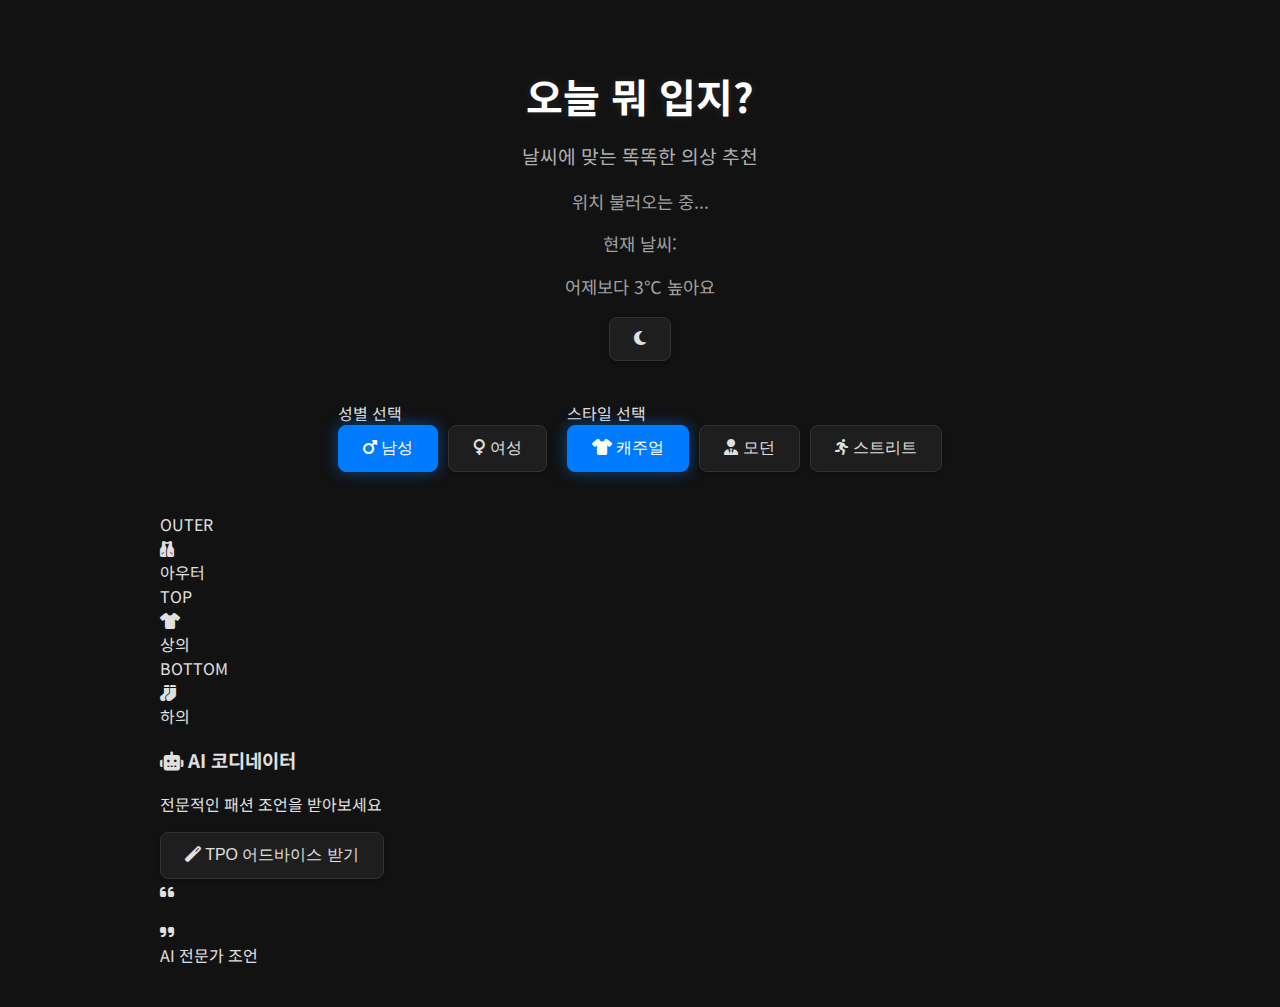
<file: index.html>
<!DOCTYPE html>
<html lang="ko">

<head>
    <meta charset="UTF-8">
    <meta name="viewport" content="width=device-width, initial-scale=1.0">
    <title>오늘 뭐 입지? - 날씨 기반 의상 추천</title>
    <meta name="description" content="실시간 날씨 정보를 기반으로 오늘의 최적 의상을 추천해주는 스마트 웹 애플리케이션. 개인 맞춤 스타일, 온도, 상황별 의상 추천으로 완벽한 코디를 제안합니다.">
    <meta name="keywords" content="날씨, 의상, 추천, 코디, 패션, 스타일, 옷차림, 날씨 정보, AI 추천, 개인화">
    <meta name="author" content="오늘 뭐 입지?">
    <meta name="robots" content="index, follow">
    <link rel="icon" type="image/svg+xml" href="data:image/svg+xml,<svg xmlns='http://www.w3.org/2000/svg' viewBox='0 0 100 100'><text y='.9em' font-size='90'>👕</text></svg>">
    <link rel="stylesheet" href="style.css">
    <link rel="stylesheet" href="https://cdnjs.cloudflare.com/ajax/libs/font-awesome/6.2.0/css/all.min.css">
    <link rel="preconnect" href="https://fonts.googleapis.com">
    <link rel="preconnect" href="https://fonts.gstatic.com" crossorigin>
    <link href="https://fonts.googleapis.com/css2?family=Noto+Sans+KR:wght@300;400;500;700&display=swap" rel="stylesheet">
</head>

<body>
    <div id="app">
        <header>
            <div class="header-container">
                <div class="header-left">
                    <h1>오늘 뭐 입지?</h1>
                    <p class="subtitle">날씨에 맞는 똑똑한 의상 추천</p>
                </div>
                <div class="header-right">
                    <div class="weather-info">
                        <p><span id="location">위치 불러오는 중...</span></p>
                        <p>현재 날씨: <span id="weather"></span></p>
                        <p id="weather-comparison">어제보다 3℃ 높아요</p>
                    </div>
                    <button id="dark-mode-toggle"><i class="fas fa-moon"></i></button>
                </div>
            </div>
        </header>
        
        <main>
            <div class="controls">
                <div class="control-group">
                    <div class="control-label">성별 선택</div>
                    <div class="gender-selection">
                        <button data-gender="male" class="active"><i class="fas fa-mars"></i> 남성</button>
                        <button data-gender="female"><i class="fas fa-venus"></i> 여성</button>
                    </div>
                </div>
                
                <div class="control-group">
                    <div class="control-label">스타일 선택</div>
                    <div class="style-selection">
                        <button data-style="casual" class="active"><i class="fas fa-tshirt"></i> 캐주얼</button>
                        <button data-style="modern"><i class="fas fa-user-tie"></i> 모던</button>
                        <button data-style="street"><i class="fas fa-running"></i> 스트리트</button>
                    </div>
                </div>
            </div>

            <div id="outfit-display-section">
                <div class="outfit-visualization">
                    <!-- Outer Slot -->
                    <div class="outfit-layer" id="layer-outer" data-category="outer">
                        <span class="layer-label">OUTER</span>
                        <div class="layer-content">
                            <i class="fas fa-vest placeholder-icon"></i>
                            <div class="placeholder-text">아우터</div>
                        </div>
                    </div>

                    <!-- Top Slot -->
                    <div class="outfit-layer" id="layer-top" data-category="top">
                        <span class="layer-label">TOP</span>
                        <div class="layer-content">
                            <i class="fas fa-tshirt placeholder-icon"></i>
                            <div class="placeholder-text">상의</div>
                        </div>
                    </div>

                    <!-- Bottom Slot -->
                    <div class="outfit-layer" id="layer-bottom" data-category="bottom">
                        <span class="layer-label">BOTTOM</span>
                        <div class="layer-content">
                            <i class="fas fa-socks placeholder-icon"></i>
                            <div class="placeholder-text">하의</div>
                        </div>
                    </div>
                </div>
            </div>

            <div id="advice-section">
                <p id="outfit-explanation"></p>
                <p id="contextual-advice"></p>
            </div>

            <!-- AI Advisor Section -->
            <div id="ai-advisor-section">
                <div class="ai-advisor-header">
                    <h3><i class="fas fa-robot"></i> AI 코디네이터</h3>
                    <p>전문적인 패션 조언을 받아보세요</p>
                </div>
                <button id="get-ai-advice" class="ai-advice-btn">
                    <i class="fas fa-magic"></i>
                    <span>TPO 어드바이스 받기</span>
                </button>
                <div id="ai-advice-result" class="ai-advice-result hidden">
                    <div class="ai-advice-content">
                        <i class="fas fa-quote-left"></i>
                        <p id="ai-advice-text"></p>
                        <i class="fas fa-quote-right"></i>
                    </div>
                    <div class="ai-advice-meta">
                        <span class="ai-badge">AI 전문가 조언</span>
                        <span id="ai-advice-time"></span>
                    </div>
                </div>
            </div>

            <div id="recommendations" class="recommendations-grid">
                <!-- Recommendations will be dynamically added here -->
            </div>
        </main>
    </div>
    <script src="ai-advisor.js" type="module"></script>
    <script src="main.js" type="module"></script>
</body>

</html>
</file>
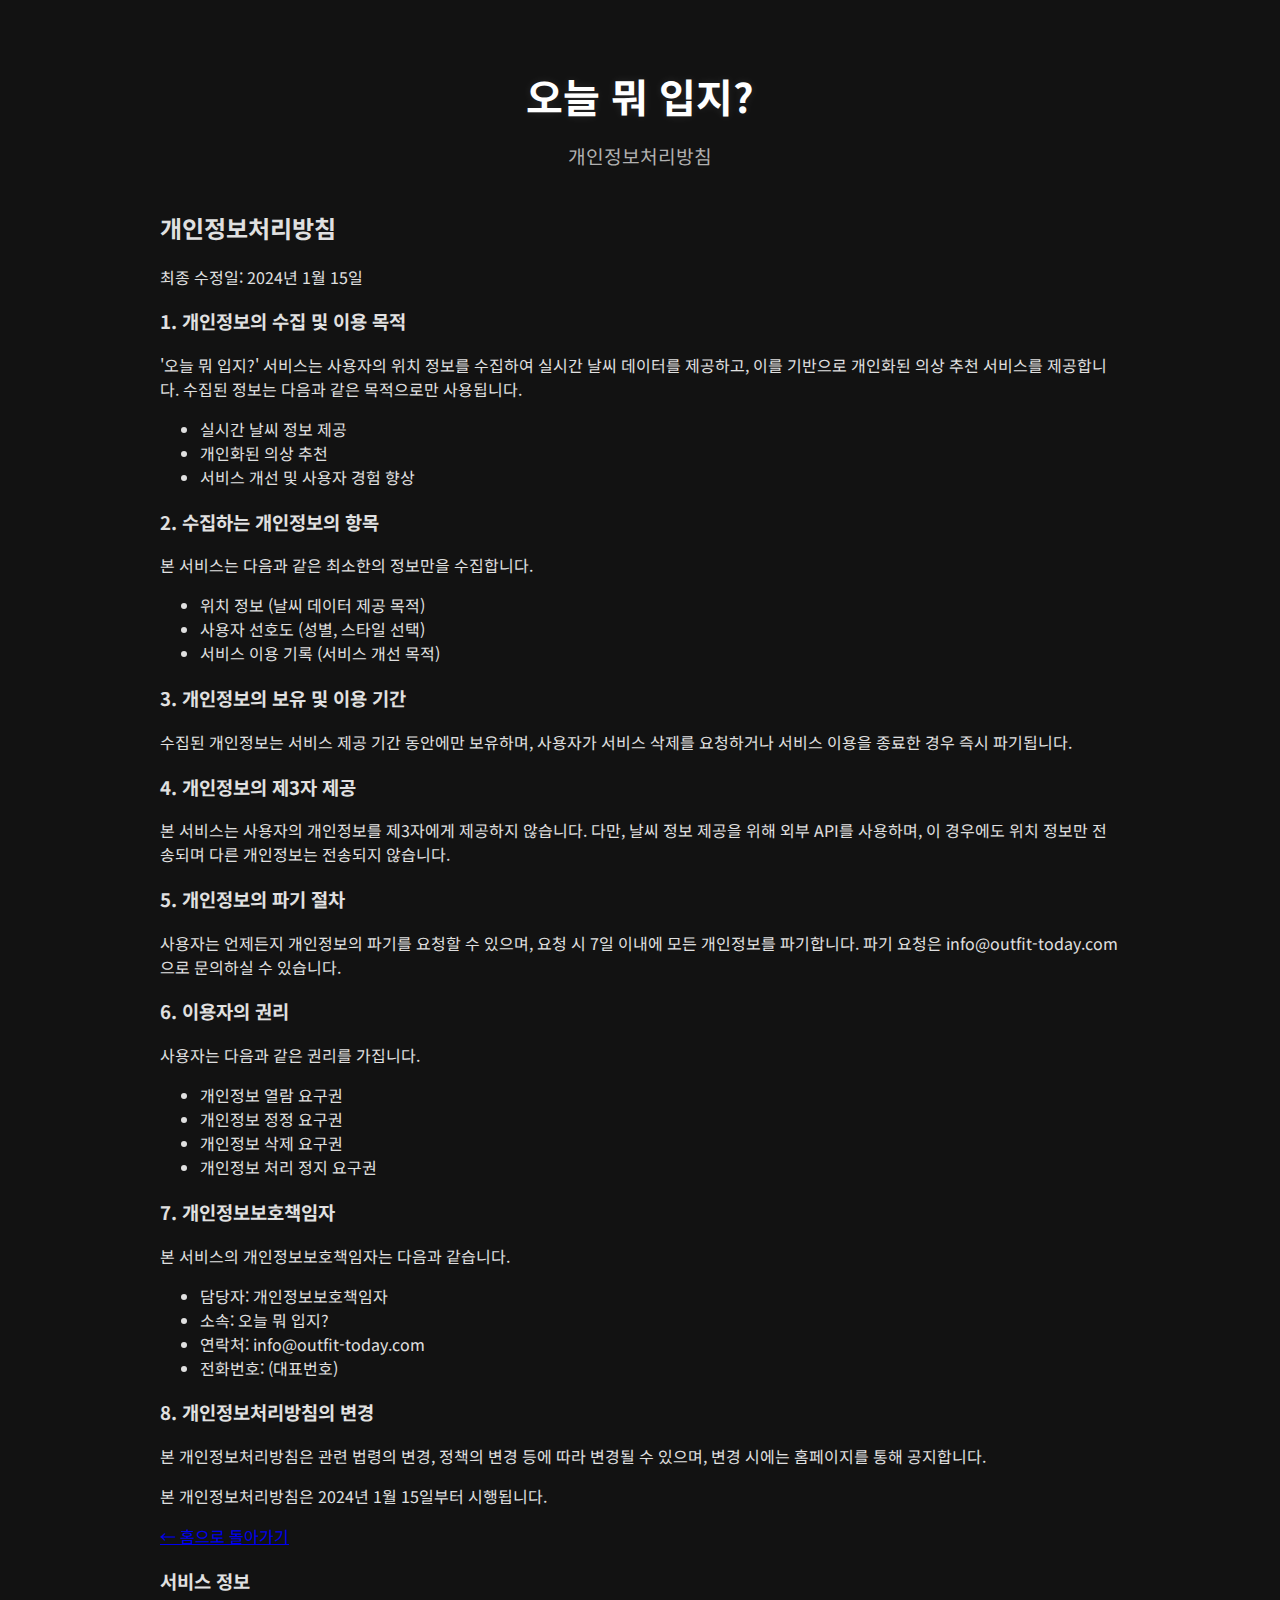
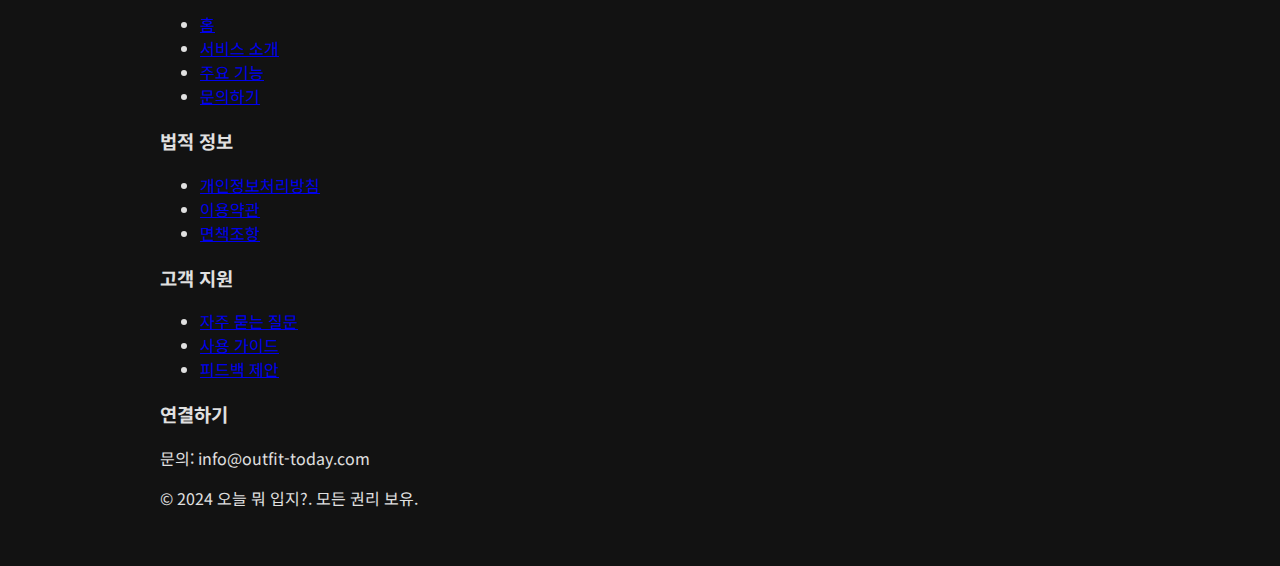
<file: privacy.html>
<!DOCTYPE html>
<html lang="ko">
<head>
    <meta charset="UTF-8">
    <meta name="viewport" content="width=device-width, initial-scale=1.0">
    <title>개인정보처리방침 - 오늘 뭐 입지?</title>
    <meta name="description" content="오늘 뭐 입지? 서비스의 개인정보처리방침 및 개인정보 보호 정책">
    <link rel="stylesheet" href="style.css">
    <link rel="preconnect" href="https://fonts.googleapis.com">
    <link rel="preconnect" href="https://fonts.gstatic.com" crossorigin>
    <link href="https://fonts.googleapis.com/css2?family=Noto+Sans+KR:wght@300;400;500;700&display=swap" rel="stylesheet">
</head>
<body>
    <div id="app">
        <header>
            <div class="header-top">
                <h1><a href="index.html" style="color: inherit; text-decoration: none;">오늘 뭐 입지?</a></h1>
            </div>
            <p class="subtitle">개인정보처리방침</p>
        </header>
        
        <main class="privacy-main">
            <div class="container">
                <h2>개인정보처리방침</h2>
                <p class="privacy-date">최종 수정일: 2024년 1월 15일</p>
                
                <section class="privacy-section">
                    <h3>1. 개인정보의 수집 및 이용 목적</h3>
                    <p>'오늘 뭐 입지?' 서비스는 사용자의 위치 정보를 수집하여 실시간 날씨 데이터를 제공하고, 이를 기반으로 개인화된 의상 추천 서비스를 제공합니다. 수집된 정보는 다음과 같은 목적으로만 사용됩니다.</p>
                    <ul>
                        <li>실시간 날씨 정보 제공</li>
                        <li>개인화된 의상 추천</li>
                        <li>서비스 개선 및 사용자 경험 향상</li>
                    </ul>
                </section>
                
                <section class="privacy-section">
                    <h3>2. 수집하는 개인정보의 항목</h3>
                    <p>본 서비스는 다음과 같은 최소한의 정보만을 수집합니다.</p>
                    <ul>
                        <li>위치 정보 (날씨 데이터 제공 목적)</li>
                        <li>사용자 선호도 (성별, 스타일 선택)</li>
                        <li>서비스 이용 기록 (서비스 개선 목적)</li>
                    </ul>
                </section>
                
                <section class="privacy-section">
                    <h3>3. 개인정보의 보유 및 이용 기간</h3>
                    <p>수집된 개인정보는 서비스 제공 기간 동안에만 보유하며, 사용자가 서비스 삭제를 요청하거나 서비스 이용을 종료한 경우 즉시 파기됩니다.</p>
                </section>
                
                <section class="privacy-section">
                    <h3>4. 개인정보의 제3자 제공</h3>
                    <p>본 서비스는 사용자의 개인정보를 제3자에게 제공하지 않습니다. 다만, 날씨 정보 제공을 위해 외부 API를 사용하며, 이 경우에도 위치 정보만 전송되며 다른 개인정보는 전송되지 않습니다.</p>
                </section>
                
                <section class="privacy-section">
                    <h3>5. 개인정보의 파기 절차</h3>
                    <p>사용자는 언제든지 개인정보의 파기를 요청할 수 있으며, 요청 시 7일 이내에 모든 개인정보를 파기합니다. 파기 요청은 info@outfit-today.com으로 문의하실 수 있습니다.</p>
                </section>
                
                <section class="privacy-section">
                    <h3>6. 이용자의 권리</h3>
                    <p>사용자는 다음과 같은 권리를 가집니다.</p>
                    <ul>
                        <li>개인정보 열람 요구권</li>
                        <li>개인정보 정정 요구권</li>
                        <li>개인정보 삭제 요구권</li>
                        <li>개인정보 처리 정지 요구권</li>
                    </ul>
                </section>
                
                <section class="privacy-section">
                    <h3>7. 개인정보보호책임자</h3>
                    <p>본 서비스의 개인정보보호책임자는 다음과 같습니다.</p>
                    <ul>
                        <li>담당자: 개인정보보호책임자</li>
                        <li>소속: 오늘 뭐 입지?</li>
                        <li>연락처: info@outfit-today.com</li>
                        <li>전화번호: (대표번호)</li>
                    </ul>
                </section>
                
                <section class="privacy-section">
                    <h3>8. 개인정보처리방침의 변경</h3>
                    <p>본 개인정보처리방침은 관련 법령의 변경, 정책의 변경 등에 따라 변경될 수 있으며, 변경 시에는 홈페이지를 통해 공지합니다.</p>
                </section>
                
                <div class="privacy-footer">
                    <p>본 개인정보처리방침은 2024년 1월 15일부터 시행됩니다.</p>
                    <a href="index.html" class="back-link">← 홈으로 돌아가기</a>
                </div>
            </div>
        </main>
        
        <footer>
            <div class="footer-content">
                <div class="footer-section">
                    <h3>서비스 정보</h3>
                    <ul>
                        <li><a href="index.html">홈</a></li>
                        <li><a href="#about">서비스 소개</a></li>
                        <li><a href="#features">주요 기능</a></li>
                        <li><a href="#contact">문의하기</a></li>
                    </ul>
                </div>
                <div class="footer-section">
                    <h3>법적 정보</h3>
                    <ul>
                        <li><a href="privacy.html">개인정보처리방침</a></li>
                        <li><a href="#terms">이용약관</a></li>
                        <li><a href="#disclaimer">면책조항</a></li>
                    </ul>
                </div>
                <div class="footer-section">
                    <h3>고객 지원</h3>
                    <ul>
                        <li><a href="#faq">자주 묻는 질문</a></li>
                        <li><a href="#guide">사용 가이드</a></li>
                        <li><a href="#feedback">피드백 제안</a></li>
                    </ul>
                </div>
                <div class="footer-section">
                    <h3>연결하기</h3>
                    <div class="social-links">
                        <a href="#" aria-label="이메일"><i class="fas fa-envelope"></i></a>
                        <a href="#" aria-label="트위터"><i class="fab fa-twitter"></i></a>
                        <a href="#" aria-label="인스타그램"><i class="fab fa-instagram"></i></a>
                    </div>
                    <p class="contact-info">문의: info@outfit-today.com</p>
                </div>
            </div>
            <div class="footer-bottom">
                <p>&copy; 2024 오늘 뭐 입지?. 모든 권리 보유.</p>
            </div>
        </footer>
    </div>
</body>
</html>
</file>
<file: style.css>
@import url('https://fonts.googleapis.com/css2?family=Noto+Sans+KR:wght@300;400;700&display=swap');

body {
    font-family: 'Noto Sans KR', sans-serif;
    margin: 0;
    background-color: #121212; /* Dark background */
    color: #e0e0e0;
    -webkit-font-smoothing: antialiased;
    -moz-osx-font-smoothing: grayscale;
}

#app {
    max-width: 960px;
    margin: 0 auto;
    padding: 40px 20px;
}

header {
    text-align: center;
    margin-bottom: 40px;
}

header h1 {
    font-size: 2.5rem;
    font-weight: 700;
    color: #ffffff;
    text-shadow: 0 0 10px rgba(255, 255, 255, 0.1);
}

.subtitle {
    font-size: 1.2rem;
    color: #b0b0b0;
    margin-top: -10px;
}

.weather-info p {
    font-size: 1.1rem;
    color: #a0a0a0;
}

.controls {
    display: flex;
    justify-content: center;
    gap: 20px;
    margin-bottom: 40px;
}

.gender-selection, .style-selection {
    display: flex;
    gap: 10px;
}

button {
    padding: 12px 24px;
    border: 1px solid #333;
    border-radius: 8px;
    cursor: pointer;
    background-color: #1e1e1e;
    color: #e0e0e0;
    font-size: 1rem;
    font-weight: 400;
    transition: all 0.3s ease;
    box-shadow: 0 2px 5px rgba(0,0,0,0.2);
}

button:hover {
    background-color: #2a2a2a;
    border-color: #555;
}

button.active {
    background-color: #007bff; /* Vibrant blue for active state */
    color: #ffffff;
    border-color: #007bff;
    box-shadow: 0 0 15px rgba(0, 123, 255, 0.5); /* Glow effect */
}

#recommendations {
    display: grid;
    grid-template-columns: repeat(auto-fill, minmax(220px, 1fr));
    gap: 30px;
}

.recommendation-item {
    background-color: #1e1e1e;
    border: 1px solid #333;
    border-radius: 12px;
    padding: 20px;
    text-align: center;
    box-shadow: 0 8px 16px rgba(0, 0, 0, 0.5); /* Lifted effect */
    transition: transform 0.3s ease, box-shadow 0.3s ease;
}

.recommendation-item:hover {
    transform: translateY(-5px);
    box-shadow: 0 12px 24px rgba(0, 0, 0, 0.7);
}

.recommendation-item img {
    max-width: 100%;
    height: auto;
    border-radius: 8px;
    margin-bottom: 15px;
}

.recommendation-item p {
    margin: 0;
    font-size: 1.1rem;
    font-weight: 700;
    color: #ffffff;
}
</file>
